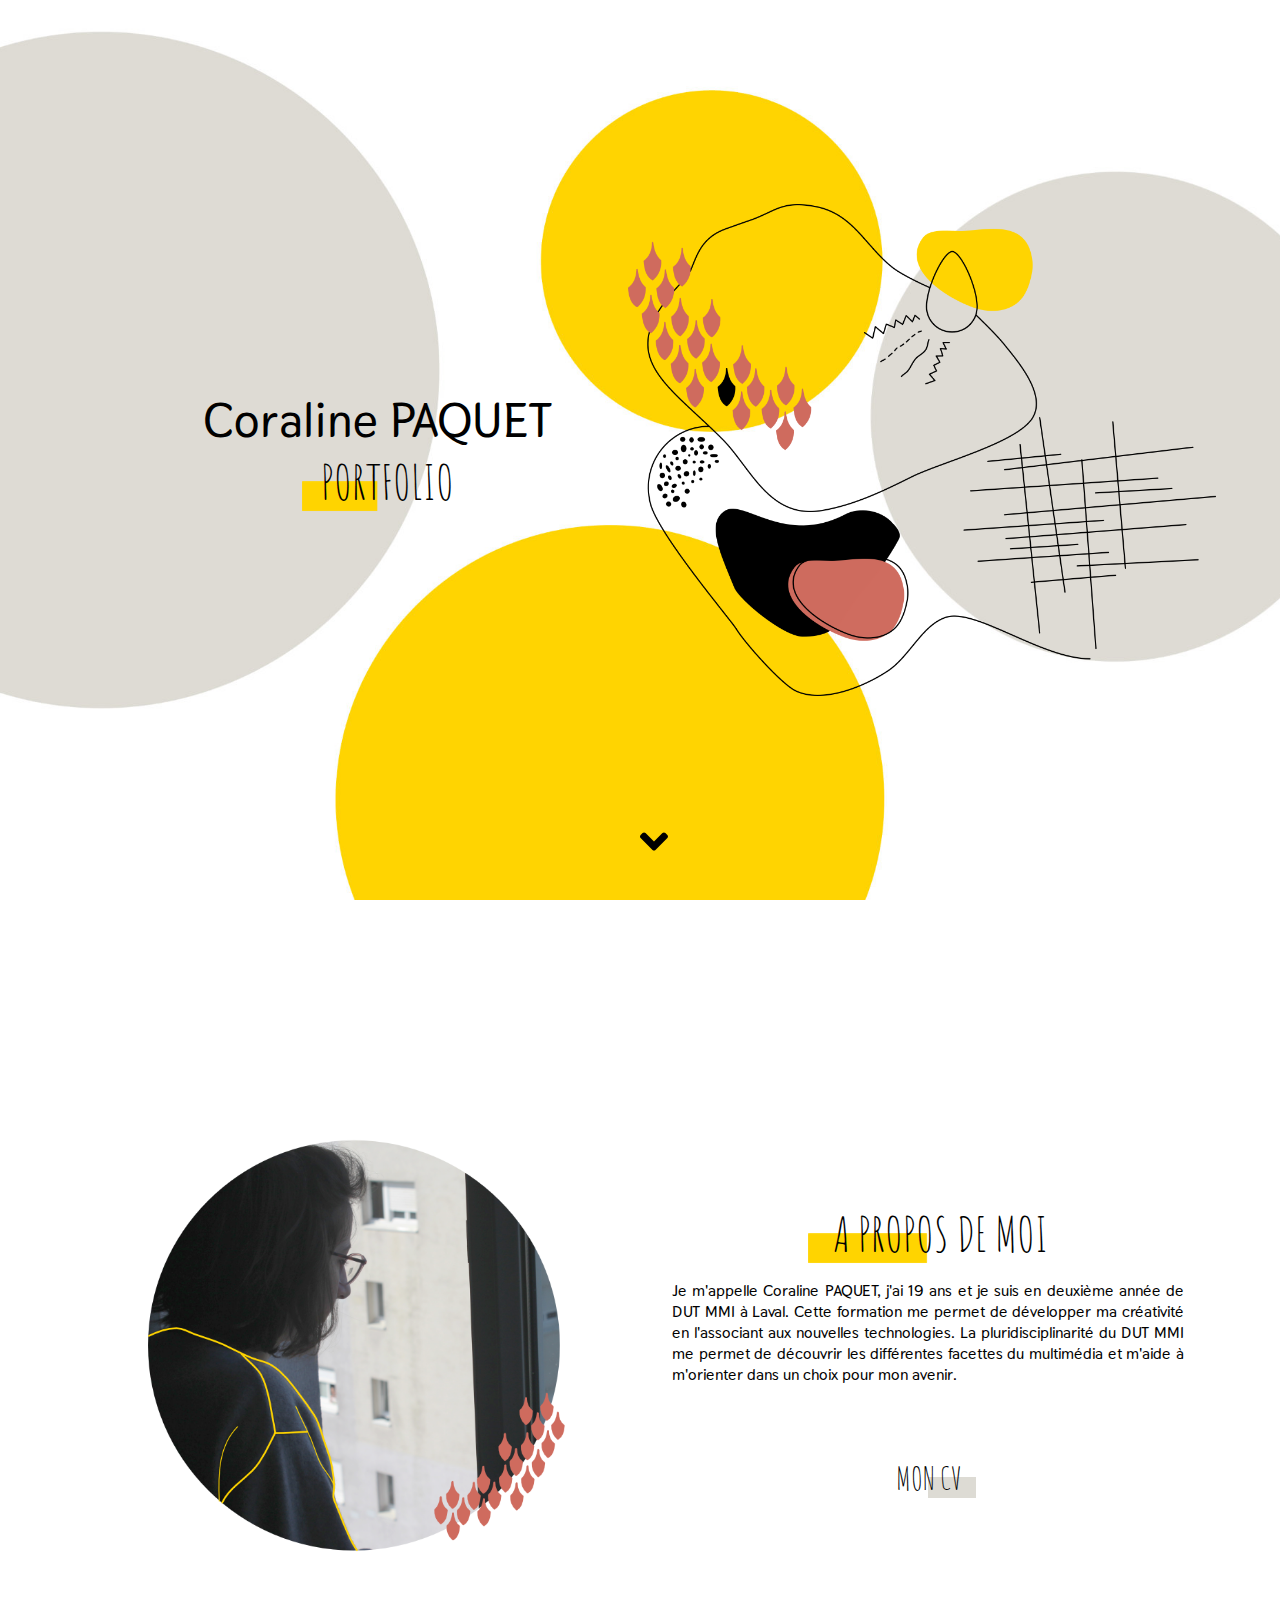
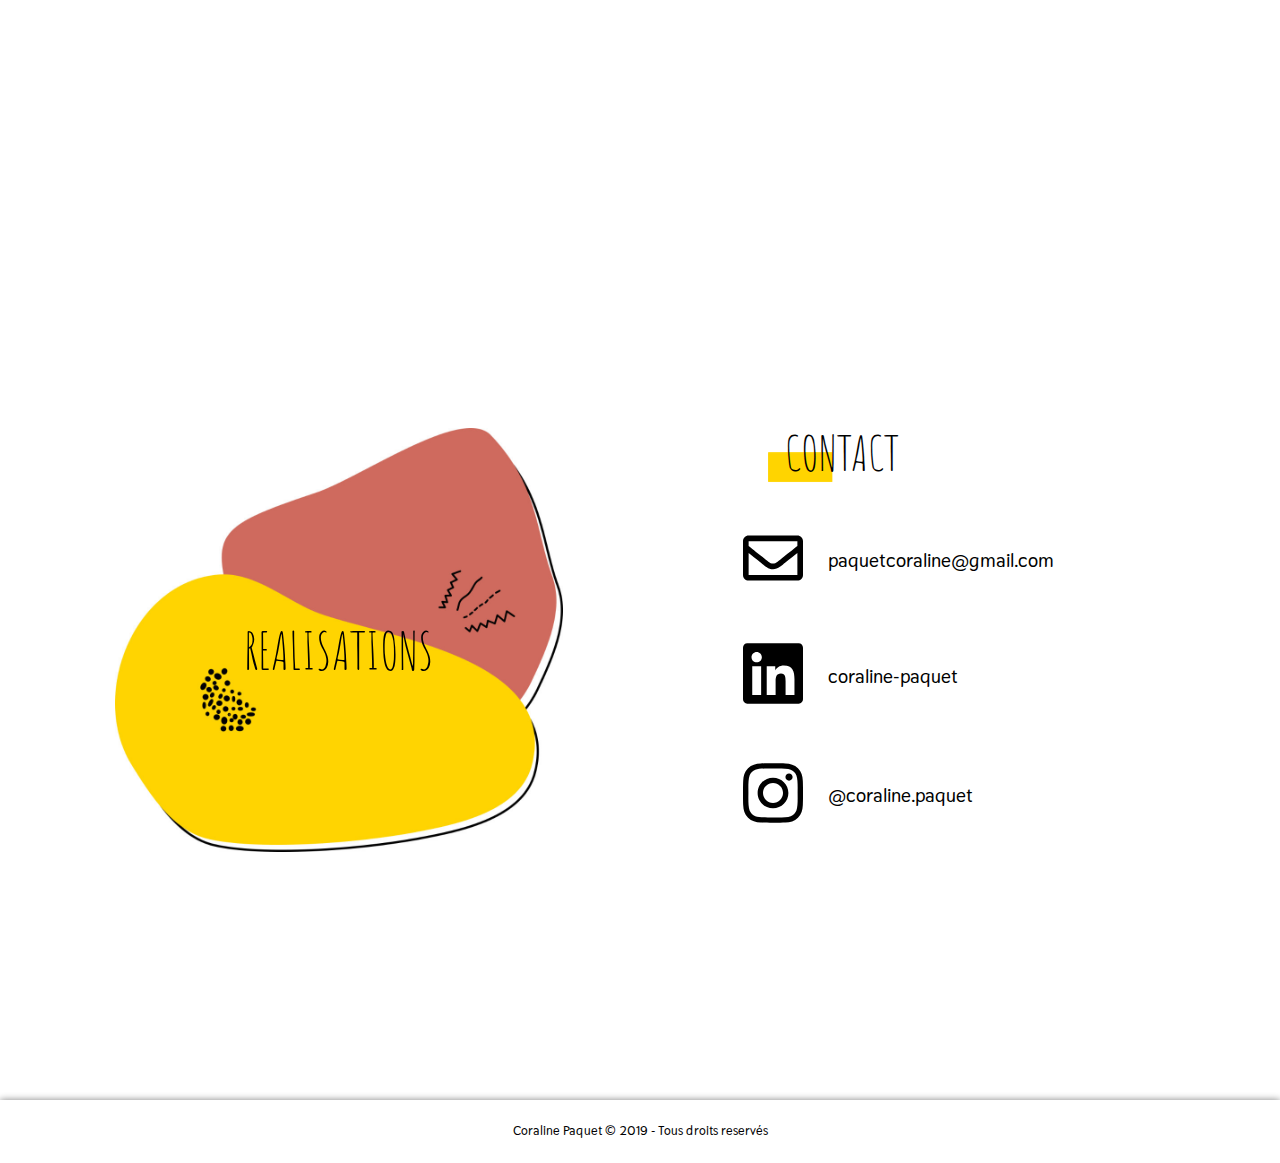
<file: index.html>
<!DOCTYPE html>
<html>

<head>
    <meta charset="utf-8">
    <title>Coraline PAQUET - PORTFOLIO - Etudiante MMI Laval </title>
    <meta name="description" content="Bienvenue sur mon portfolio. Je suis étudiante en première année de DUT MMI à Laval et ici je vous présente mes projets et de quoi apprendre à mieux me connaître. Bonne visite.">
    <link rel="shortcut icon" href="images/logo.ico" type="image/x-icon" />
    <link rel="stylesheet" href="css/style.css" type="text/css" />
    <link href="https://fonts.googleapis.com/css?family=Amatic+SC|Thasadith:400,700&display=swap" rel="stylesheet">
    <link rel="stylesheet" href="https://use.fontawesome.com/releases/v5.6.3/css/all.css" integrity="sha384-UHRtZLI+pbxtHCWp1t77Bi1L4ZtiqrqD80Kn4Z8NTSRyMA2Fd33n5dQ8lWUE00s/" crossorigin="anonymous">
</head>
    
<body>
    
   
    
    <header id="index">
        <div class ="accueil">
        <div class="titre">
            <h1>Coraline PAQUET</h1>
            <h2>PORTFOLIO</h2>
            
            
        </div>
        <div class="dessin">
            <img src="images/accueil.png" alt="dessin accueil">
        </div>
            
        </div>
        <a href="#page2" class="scroll"></a>
    </header>   
    
    <main>
        <section class="page2" id="page2">
        <section class="presentation">
            <img src="images/photoProfil.png" alt="Coraline PAQUET">
        </section>
        <section class="texte">
            <div class="aPropos">
                <h2>A PROPOS DE MOI</h2>
                <p>Je m'appelle Coraline PAQUET, j'ai 19 ans et je suis en deuxième année de DUT MMI à Laval. Cette formation me permet de développer ma créativité en l'associant aux nouvelles technologies. La pluridisciplinarité du DUT MMI me permet de découvrir les différentes facettes du multimédia et m'aide à m'orienter dans un choix pour mon avenir.</p>
            </div>
            
            <a href="doc/CV.pdf" target="_blank" class="annexe"><span class="vague">
                <span class="lettre">M</span><span class="lettre">O</span><span class="lettre">N</span>
                <span class="lettre">C</span><span class="lettre">V</span></span></a>
            
        </section>
            
        </section>
        
        <a href="doc/CV.pdf" target="_blank" class="annexeTel"><span class="vague">
                <span class="lettre">M</span><span class="lettre">O</span><span class="lettre">N</span>
                <span class="lettre">C</span><span class="lettre">V</span></span></a>
        
        <section class="page3">
            <section class="projets">
                <a href="projets.html"><span class="vague">
                <span class="lettre">R</span><span class="lettre">E</span><span class="lettre">A</span><span class="lettre">L</span><span class="lettre">I</span><span class="lettre">S</span><span class="lettre">A</span><span class="lettre">T</span><span class="lettre">I</span><span class="lettre">O</span><span class="lettre">N</span><span class="lettre">S</span></span></a>
            </section>
            
            <section class="contact">
                <h2>CONTACT</h2>
                <section class="reseaux">
                    <a href="mailto:paquetcoraline@gmail.com" target="_blank"> paquetcoraline@gmail.com</a>
                    <a href="https://www.linkedin.com/in/coraline-paquet" target="_blank">coraline-paquet</a>
                    <a href= "https://www.instagram.com/coraline.paquet/" target="_blank">@coraline.paquet</a>
                </section>
                
                <section class="reseauxTel">
                    <a href="mailto:paquetcoraline@gmail.com" target="_blank"><i class="far fa-envelope"></i></a>
                    <a href="https://www.linkedin.com/in/coraline-paquet" target="_blank"><i class="fab fa-linkedin"></i></a>
                    <a href= "https://www.instagram.com/coraline.paquet/" target="_blank"><i class="fab fa-instagram"></i></a>
                </section>
            </section>
            
            
        </section>
        
    </main>
    
    <footer>
        <p> Coraline Paquet © 2019 - Tous droits reservés </p>
        
    </footer> 

    
    <script src="js/jquery-3.4.1.js"></script>
    <script src="js/style.js"></script>
</body>
    
</html>
</file>
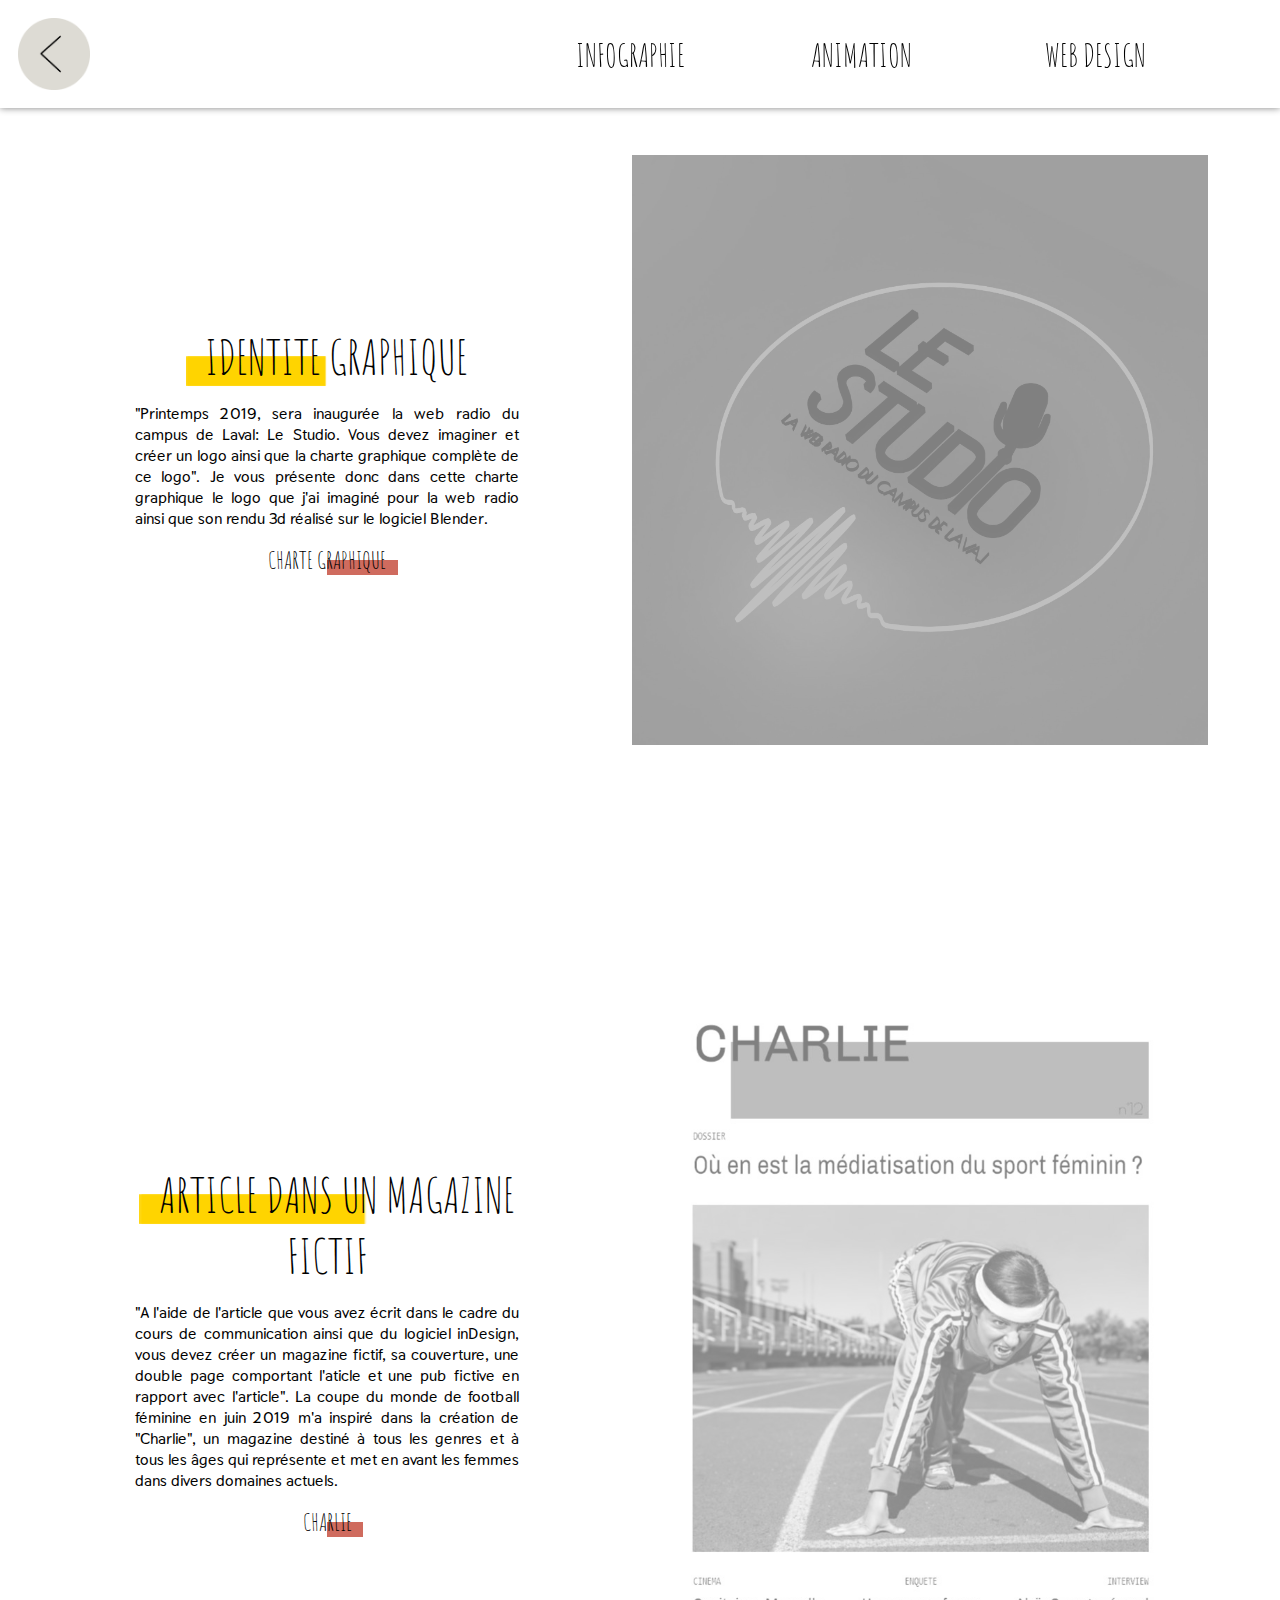
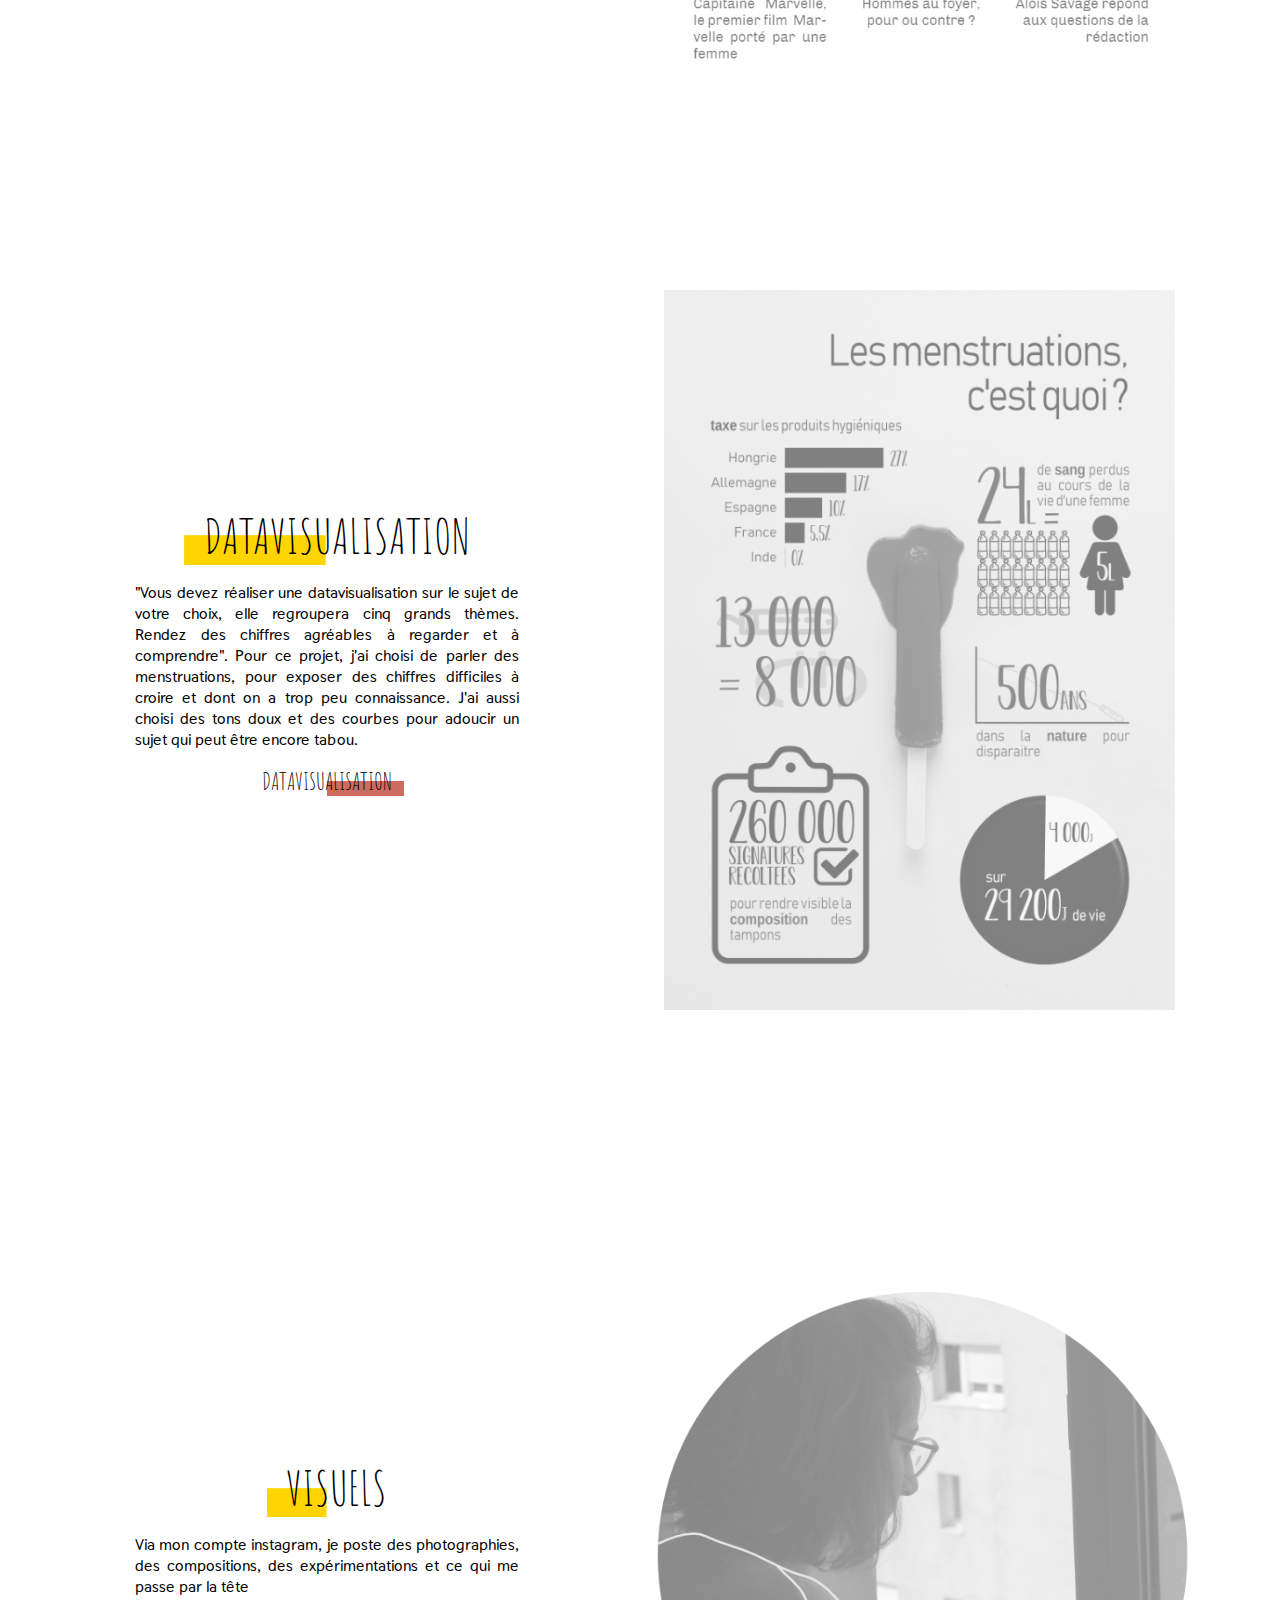
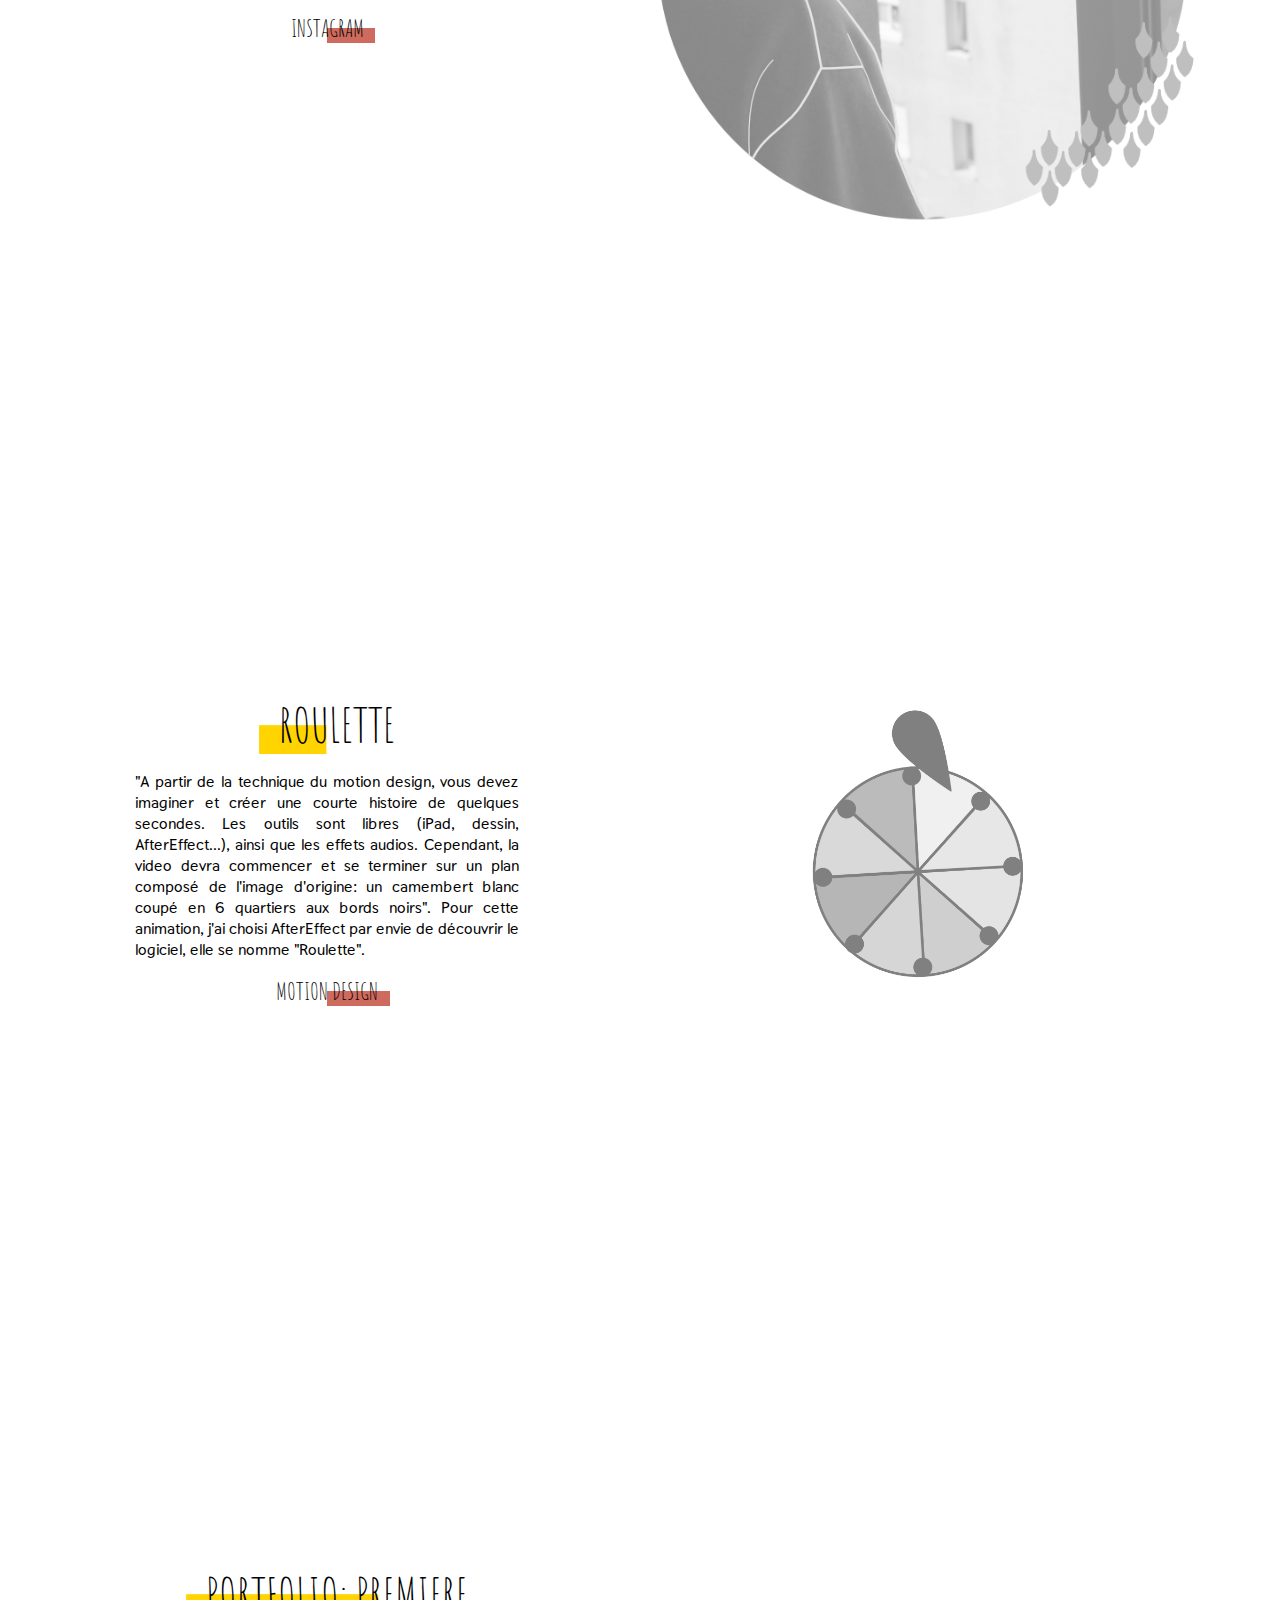
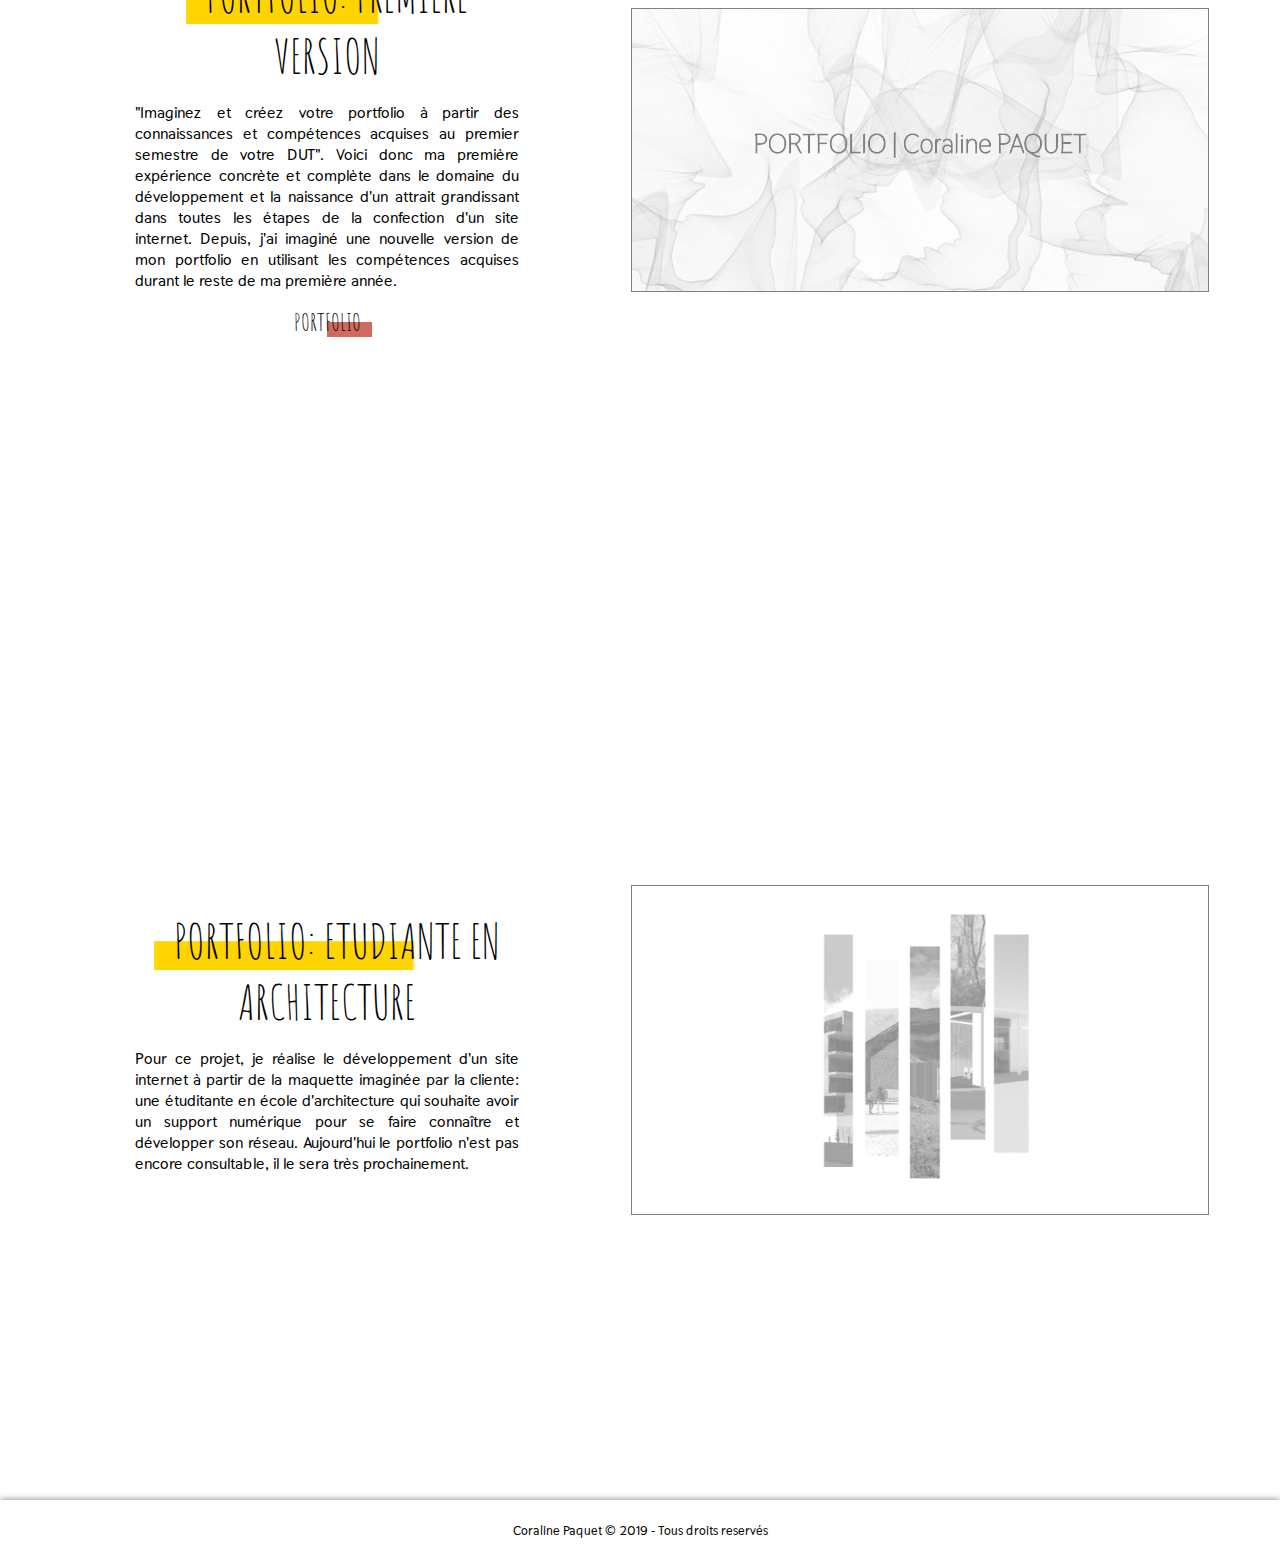
<file: projets.html>
<html>

<head>
    <meta charset="utf-8">
    <title>Réalisations - Coraline Paquet -</title>
    <meta name="description" content="Bienvenue sur mon portfolio. Je suis étudiante en première année de DUT MMI à Laval et ici je vous présente mes projets et de quoi apprendre à mieux me connaître. Bonne visite.">
    <link rel="shortcut icon" href="images/logo.ico" type="image/x-icon" />
    <link rel="stylesheet" href="css/style.css" type="text/css" />
    <link href="https://fonts.googleapis.com/css?family=Amatic+SC|Thasadith:400,700&display=swap" rel="stylesheet">

</head>
    
<body>
    
    <nav class="menuProjet">
        <a href="index.html"><img  src="images/logo.png" alt="Coraline PAQUET" class="logo"></a>
        
            <ul class="navProjet">
                <li>
                    <a href="#infographie" class="infographie">INFOGRAPHIE</a>
                </li>
                <li>
                    <a href="#animation" class="animation">ANIMATION</a>
                </li>
                <li>
                    <a href="#webDesign" class="web">WEB DESIGN</a>
                </li>
            </ul>
    </nav>
    
    <header>
        
    </header>   
    
    <main>
        <section id="infographie">
            <section class="projet">
                <section class="texteP">
                    <h2>IDENTITE GRAPHIQUE</h2>
                    <p>"Printemps 2019, sera inaugurée la web radio du campus de Laval: Le Studio. Vous devez imaginer et créer un logo ainsi que la charte graphique complète de ce logo". Je vous présente donc dans cette charte graphique le logo que j'ai imaginé pour la web radio ainsi que son rendu 3d réalisé sur le logiciel Blender. </p>
                    <a href="doc/charte_graphique.pdf" target="_blank" class="annexe"><span class="vague">
                <span class="lettre">C</span><span class="lettre">H</span><span class="lettre">A</span><span class="lettre">R</span><span class="lettre">T</span><span class="lettre">E</span>
                        <span class="lettre">G</span><span class="lettre">R</span><span class="lettre">A</span><span class="lettre">P</span><span class="lettre">H</span><span class="lettre">I</span><span class="lettre">Q</span><span class="lettre">U</span><span class="lettre">E</span></span></a>                    
                </section>
                <section class="photoP">
                    <img src="images/leStudio.jpg">
                </section>
            </section>
            <section class="projet">
                <section class="texteP">
                    <h2>ARTICLE DANS UN MAGAZINE FICTIF</h2>
                    <p>"A l'aide de l'article que vous avez écrit dans le cadre du cours de communication ainsi que du logiciel inDesign, vous devez créer un magazine fictif, sa couverture, une double page comportant l'aticle et une pub fictive en rapport avec l'article". La coupe du monde de football féminine en juin 2019 m'a inspiré dans la création de "Charlie", un magazine destiné à tous les genres et à tous les âges qui représente et met en avant les femmes dans divers domaines actuels. </p>
                    <a href="doc/charlie_magazine.pdf" target="_blank" class="annexe"><span class="vague">
                <span class="lettre">C</span><span class="lettre">H</span><span class="lettre">A</span><span class="lettre">R</span><span class="lettre">L</span><span class="lettre">I</span><span class="lettre">E</span></span></a>
                </section>
                <section class="photoP">
                    <img src="images/couverture.jpg">
                </section>
            </section>
            <section class="projet">
                <section class="texteP">
                    <h2>DATAVISUALISATION</h2>
                    <p>"Vous devez réaliser une datavisualisation sur le sujet de votre choix, elle regroupera cinq grands thèmes. Rendez des chiffres agréables à regarder et à comprendre". Pour ce projet, j'ai choisi de parler des menstruations, pour exposer des chiffres difficiles à croire et dont on a trop peu connaissance. J'ai aussi choisi des tons doux et des courbes pour adoucir un sujet qui peut être encore tabou.</p>
                    <a href="doc/datavisualisation.pdf" target="_blank" class="annexe"><span class="vague">
                <span class="lettre">D</span><span class="lettre">A</span><span class="lettre">T</span><span class="lettre">A</span><span class="lettre">V</span><span class="lettre">I</span><span class="lettre">S</span><span class="lettre">U</span><span class="lettre">A</span><span class="lettre">L</span><span class="lettre">I</span><span class="lettre">S</span><span class="lettre">A</span><span class="lettre">T</span><span class="lettre">I</span><span class="lettre">O</span><span class="lettre">N</span></span></a>                    
                </section>
                <section class="photoP">
                    <img src="images/datavisualisation.jpg">
                </section>
            </section>
            <section class="projet">
                <section class="texteP">
                    <h2>VISUELS</h2>
                    <p>Via mon compte instagram, je poste des photographies, des compositions, des expérimentations et ce qui me passe par la tête </p>
                    <a href="https://www.instagram.com/coraline.paquet/" target="_blank"class="annexe"><span class="vague">
                <span class="lettre">I</span><span class="lettre">N</span><span class="lettre">S</span><span class="lettre">T</span><span class="lettre">A</span><span class="lettre">G</span><span class="lettre">R</span><span class="lettre">A</span><span class="lettre">M</span></span></a>
                </section>
                <section class="photoP">
                    <img src="images/photoProfil.png">
                    
                </section>
            </section>
            
        </section>
        
        
        <section id="animation">
            <section class="projet">
                <section class="texteP">
                    <h2>ROULETTE</h2>
                    <p>"A partir de la technique du motion design, vous devez imaginer et créer une courte histoire de quelques secondes. Les outils sont libres (iPad, dessin, AfterEffect...), ainsi que les effets audios. Cependant, la video devra commencer et se terminer sur un plan composé de l'image d'origine: un camembert blanc coupé en 6 quartiers aux bords noirs". Pour cette animation, j'ai choisi AfterEffect par envie de découvrir le logiciel, elle se nomme "Roulette". </p>
                    <a href="doc/roulette.mp4" target="_blank" class="annexe"><span class="vague">
                <span class="lettre">M</span><span class="lettre">O</span><span class="lettre">T</span><span class="lettre">I</span><span class="lettre">O</span><span class="lettre">N</span>
                        <span class="lettre">D</span><span class="lettre">E</span><span class="lettre">S</span><span class="lettre">I</span><span class="lettre">G</span><span class="lettre">N</span></span></a>
                </section>
                <section class="photoP">
                    <img src="images/animation1.png">
                    
                </section>
            </section>
        </section>
        
        
        <section id="webDesign">
            <section class="projet">
                <section class="texteP">
                    <h2>PORTFOLIO: PREMIERE VERSION</h2>
                    <p>"Imaginez et créez votre portfolio à partir des connaissances et compétences acquises au premier semestre de votre DUT". Voici donc ma première expérience concrète et complète dans le domaine du développement et la naissance d'un attrait grandissant dans toutes les étapes de la confection d'un site internet. Depuis, j'ai imaginé une nouvelle version de mon portfolio en utilisant les compétences acquises durant le reste de ma première année. </p>
                    <a href="https://coralinepqt.github.io/portfolio/" target="_blank" class="annexe"><span class="vague">
                <span class="lettre">P</span><span class="lettre">O</span><span class="lettre">R</span><span class="lettre">T</span><span class="lettre">F</span><span class="lettre">O</span><span class="lettre">L</span><span class="lettre">I</span><span class="lettre">O</span></span></a>
                </section>
                <section class="photoP">
                    <img src="images/portfolioV11.jpg">
                </section>
            </section>
            <section class="projet">
                <section class="texteP">
                    <h2>PORTFOLIO: ETUDIANTE EN ARCHITECTURE</h2>
                    <p>Pour ce projet, je réalise le développement d'un site internet à partir de la maquette imaginée par la cliente: une étuditante en école d'architecture qui souhaite avoir  un support numérique pour se faire connaître et développer son réseau. Aujourd'hui le portfolio n'est pas encore consultable, il le sera très prochainement. </p>
<!--                    <a href="http://perso.univ-lemans.fr/~i180646/portfolio/portfolio/" target="_blank" class="annexe">BIENTOT DISPONIBLE</a>-->
                </section>
                <section class="photoP">
                    <img src="images/portfolioAmelie.PNG">
                    
                </section>
            </section>
        </section>
    </main>
    
    <footer>
        <p> Coraline Paquet © 2019 - Tous droits reservés </p>
    </footer> 
    
    <script src="js/jquery-3.4.1.js"></script>
    <script src="js/style.js"></script>

</body>
</file>
<file: css/style.css>
html{
    font-family: 'Thasadith', sans-serif;
    scroll-behavior: smooth;   
}

body{
    margin: 0;
    padding: 0;
    box-sizing: content-box;
    width: 100%;
}

main{
    overflow: hidden;
}

h2{
    font-family: 'Amatic SC', cursive;
    font-weight: 400;
    font-size: 3rem;
    background-image: url(images/rectangleJaune.png);
    background-size: 50% 50%;
    background-repeat: no-repeat;
    display: inline;
    background-position:left bottom;
    padding-left: 5%;
    margin: 0;
    color: black;
    text-align: center;
}

.page3 a{
    text-decoration: none;
    font-family: 'Amatic SC', cursive;
    font-size:4vw;
    color: black;
}

.contact a{
    font-family: 'Thasadith', sans-serif;
    font-size: 1.2em;
    font-weight: 700;
}

p{
    font-weight: 700;
}

h1{
    margin: 0;
    font-size: 3rem;
}

.texte .annexe{
    font-size: 2rem;
    padding: 0 3%;
    position: relative;
}

footer{
        background-color: white;
        box-shadow: 0px 0px 7px grey;
        height: 7vh;
    }


/*******************         ACCUEIL        *******************/


#index{
    background-image: url(/css/images/fond1.jpg);
    background-position: center;
    background-size: cover;
    height: 100vh;
    position: relative;
}

.accueil{
    display: flex;
    margin: 0;
    overflow: hidden; 
    height: 100vh;
}

#index .scroll {
    position: absolute;
    height: 5%;
    width: 3vw;
    background: url(/css/images/angle-down-solid.svg) no-repeat;
    left: 50%;
    bottom: 4%;
}


.titre{
    text-align: center;
    margin: auto 0 auto 15vw;
    width: 40vw;
}

.dessin {
    margin: auto;
    width: 90vh;
    height: 75vh;
    justify-content: space-around;
    display: flex;
    padding: 0 5%;
}

.dessin img{
    width: 100%;
    margin:auto ;
    position: relative;
}

/*******************   A PROPOS       *************************/

.page2{
    display: flex;
    flex-direction: row;
    justify-content: center;
    height: 100vh;
    overflow: hidden;
}

.presentation{
    justify-content: space-around;
    display: flex;
    width: 50%;
    margin-bottom: 2vh;
}

.presentation img{
    margin: auto;
    width: 35vw;
}

.aPropos{
    margin-bottom: 8vh;
}

.texte {
    width: 40%;
    margin: auto 5% auto 0;
    font-weight: 700;
    justify-content: space-between;
    text-align: center;
}

.aPropos p{
    text-align: justify;
}

.competences {
    display: flex;
    flex-direction: row;
}

.competences p:not(:nth-child(1)){
    margin-left: 2vw;
}




.annexe{
    font-family: 'Amatic SC', cursive;
    font-weight: 400;
    font-size: 1.5rem;
    background-image: url(/css/images/rectangleGris.png);
    background-size: 50% 50%;
    background-repeat: no-repeat;
    background-position:right bottom;
    padding: 0 3%;
    margin: 0 auto;
    color: black;
    border: none;
    background-color: white;
    text-decoration: none;
}

.annexeTel{
    display: none;
}


/**********************      PAGE 3      ********************/

.page3{
    display: flex;
    flex-direction: row;
    justify-content: center;
    height: 100vh;
    display: flex;
    overflow: hidden;
}

.projets{
    background-image: url(/css/images/realisations.jpg);
    background-repeat: no-repeat;
    width: 35%;
    background-size: contain;
    background-position: center 48%;
    display: flex;
    margin: 0 6% 0 9%;
}

.projets a{
    margin: auto;
}

.contact{
    margin: auto auto auto 10vw;
    position: relative;
}

.contact h2{
    margin-bottom: 20px;
}

.contact a{
    display: flex;
    margin: 5vh 5vh 5vh 0; 
    align-items: center;
}

.reseaux a:nth-of-type(3)::before {
    content: url(/css/images/instagram-brands.svg); position:relative; 
    width: 60px;
    left: -25px;
}

.reseaux a:nth-of-type(1)::before{
    content: url(/css/images/envelope-regular.svg); 
    position:relative; 
    width: 60px;
    left: -25px
}

.reseaux a:nth-of-type(2)::before{
    content: url(/css/images/linkedin-brands.svg);
    position:relative; 
    width: 60px;
    left: -25px;
}

footer p{
    text-align: center;
    margin: 0;
    font-size: 0.8em;
    padding: 2.4vh;
}

.reseauxTel{
    display: none;
}






/*********************       PROJETS         *********************/


.select{
    background-image: url(/css/images/rectangleJaune.png);
    background-size: 50% 50%;
    background-repeat: no-repeat;
    background-position:left bottom;
    padding-left: 5%;
    margin: 0;
}



.projet .annexe{
    font-family: 'Amatic SC', cursive;
    font-weight: 400;
    font-size: 1.5rem;
    background-image: url(/css/images/rectangleRouille.png);
    background-size: 50% 50%;
    background-repeat: no-repeat;
    background-position:right bottom;
    color: black;
    border: none;
    background-color: white;
    text-decoration: none;
}

.menuProjet ul{
    display: flex;
    justify-content: space-around;
    list-style:none;
    width: 55%;
    align-items: center;
}

.menuProjet a{
    font-family: 'Amatic SC', cursive;
    font-weight: 400;
    font-size: 2rem;
    display: inline;
    margin: 0;
    color: black;
    text-decoration: none;
}




.menuProjet li{
    display: flex;
    width: 110%;
}

.menuProjet img{
    margin: 2vh;
    width: 8vh;
}

.menuProjet{
    display: flex;
    justify-content: space-between;
    position: fixed;
    width: 100vw;
    background-color: white;
    z-index: 10;
    box-shadow: 0px 0px 7px grey;

}

.texteP{
    width: 30%; 
    margin: auto auto auto 15vh;
    justify-content: space-around;
    text-align: center;
}

.texteP h2{
    text-align: left;
    left:0;
}

.texteP p{
    text-align: justify;
}

.photoP img{
    max-height:80vh;
    max-width: 45vw;
}

.photoP {
    justify-content: space-around;
    display: flex;
    min-width: 50vw;
    margin: auto;
}

.photoP img{
    filter:grayscale(100%) opacity(50%);
}

#webDesign .photoP img{
    border: solid black 1px;
}

.projet{
    display: flex;
    flex-direction: row;
    justify-content: center;
    height: 100vh;
}



/************************           RESPONSIVE           *****************************/

/***********************           TELEPHONE            ***************************/
@media screen and (max-device-width:  480px)  {
    .titre{
        margin: auto ;
        z-index: 10;
    }
    
    #index{
    background-image: url(/css/images/fondTel.jpg);
        height: 100vh;
    }
    
    footer{
        background-color: white;
        box-shadow: 0px -5px 20px grey;
        height: 7vh;
        text-align: center;
        justify-content: center;
        vertical-align: middle;
        align-content: center;
        align-items:center;
    }
    
    .titre h1{
        font-size: 6rem;
    }
    
    .titre h2{
        font-size: 7rem;
    }
    

    .dessin {
        display: none;
    }
    
    
    h2{
        font-size: 7rem;
    }
    
    .page2{
        flex-direction: column-reverse;
        height: auto;
    }
    
    .presentation{
        width: 100%;
    }

    .presentation img{
        margin:auto;
        width: 80vw;
    }

    .aPropos{
        margin-bottom: 4vh;
    }

    .texte {
        width: 85%;
        margin: 0 auto;
        font-size: 2rem;
        text-align: center;
    }
    
    .texte p{
        text-align: justify;
    }
    
    .texte .annexe{
        display: none;
    }
    
    .annexeTel{
        display: block;
        font-family: 'Amatic SC', cursive;
        font-weight: 400;
        font-size: 5rem;
        background-image: url(/css/images/rectangleGris.png);
        background-size: 50% 50%;
        background-repeat: no-repeat;
        background-position:right bottom;
        padding: 0 3%;
        margin: auto;
        width: 30%;
        color: black;
        border: none;
        background-color: white;
        text-decoration: none;
        text-align: center;
    }
    
    .page3{
        display: flex;
        flex-direction: column;
        justify-content: center;
        height: 100%;
    }

    .projets{
        background-image: url(/css/images/realisations.jpg);
        background-repeat: no-repeat;
        width: 100%;
        margin: 8vh auto 2vh auto;
        height: 46vh;
        
}

    .projets a{
        margin: auto;
        align-items: center;
        font-size: 6rem;
    }
    
    .contact{
        text-align: center;
        margin-top: 4vh;
        width: 80%;
        
        
    }
    .contact a{
        width: 80%;
        justify-content: space-around;
        margin: 4vh 0 10vh;
        
    }
    
    .reseaux{
        display: none;
    }
    
    .reseauxTel{
        display: flex;
    }
    
    .reseauxTel i{
        font-size: 8rem;
    }
    
    
    footer p{
        font-size: 2.5rem;
        padding: 1.8vh;
    }
    
    

/************     PROJETS TELEPHONE      ***************/
    .logo{
        display: none
    }
    
    .menuProjet ul{
        justify-content: space-around;
        width: 100%;
        height: 8vh;
        padding: 0;
        margin-top: 0; 
    }
    
    .menuProjet{
        box-shadow: 0px 1px 20px grey;
    }


    .menuProjet li{
        justify-content: center;
        margin: 2vh auto;
    }
    
    .menuProjet a{
        font-size: 3.5rem;
    }
    
    .texteP{
    width: 80vw; 
    margin: 0;
    font-size: 2rem;
    justify-content: space-around;
        z-index: 1;
}

    .photoP img{
        width: 100%;
        align-items: center;
        max-width: 100%;
    }

    .photoP {
        flex-direction: column;
        margin: 3vh auto;
        min-width: 80vw;
    }


    .projet{
        flex-direction: column-reverse;
        margin:  0 10vw 10vh ;
        padding-top: 10vh;
        height: auto;
        text-align: center;
    }
    
    .projet .annexe{
        font-size: 4rem;
    }
    
    
    
    }



/*************************            ECRAN            *****************************/
@media screen and (max-width: 700px){
    .titre{
        margin: auto ;
    }
    

    .dessin {
        position: absolute;
        width: 80vw;
        padding: 0;
    }

    .dessin img{
        width: 100%;
        filter: blur(3px);
        opacity: 0.4;
    }
}




























/***************        VAGUE        ******************/



.lettre:first-child {
    animation-delay: 0.1s;
}

.lettre:nth-child(2){
    animation-delay: 0.2s;
}

.lettre:nth-child(3){
    animation-delay: 0.3s;
}

.lettre:nth-child(4){
    animation-delay: 0.4s;
}

.lettre:nth-child(5){
    animation-delay: 0.5s;
}

.lettre:nth-child(6){
    animation-delay: 0.6s;
}

.lettre:nth-child(7){
    animation-delay: 0.7s;
}

.lettre:nth-child(8){
    animation-delay: 0.8s;
}

.lettre:nth-child(9){
    animation-delay: 0.9s;
}

.lettre:nth-child(10){
    animation-delay: 1.0s;
}

.lettre:nth-child(11){
    animation-delay: 1.1s;
}

.lettre:nth-child(12){
    animation-delay: 1.2s;
}

.lettre:nth-child(13){
    animation-delay: 1.3s;
}

.lettre:nth-child(14){
    animation-delay: 1.4s;
}

.lettre:nth-child(15){
    animation-delay: 1.5s;
}

.lettre:nth-child(16){
    animation-delay: 1.6s;
}

.lettre:nth-child(17){
    animation-delay: 1.7s;
}


.lettre {
    display: inline-block;
    animation-name: vague;
    animation-duration: 2s;
    animation-iteration-count: infinite;
}

.texte .lettre{
    animation-duration: 1.5s;
}

.projet .lettre{
    animation-duration: 3s;
}

@keyframes vague{

0% {
    transform: translate(0,0);
}
10% {
    transform: translate(0,-4px);
}
20% {
    transform: translate(0, 0);
}
30% {
    transform: translate(0,4px);
}
40% {
    transform: translate(0,0 );
}
100% {
    transform: translate(0, 0);
    }
    
}


.scroll{
    animation: shake 1s infinite;
    
}
@keyframes shake{
0% {
    transform: translate(0,0px);
}
50% {
    transform: translate(0,-15px)
}
100% {
    transform: translate(0,0px);
}
}



.annexe:hover .lettre{
    animation: none;
}
</file>
